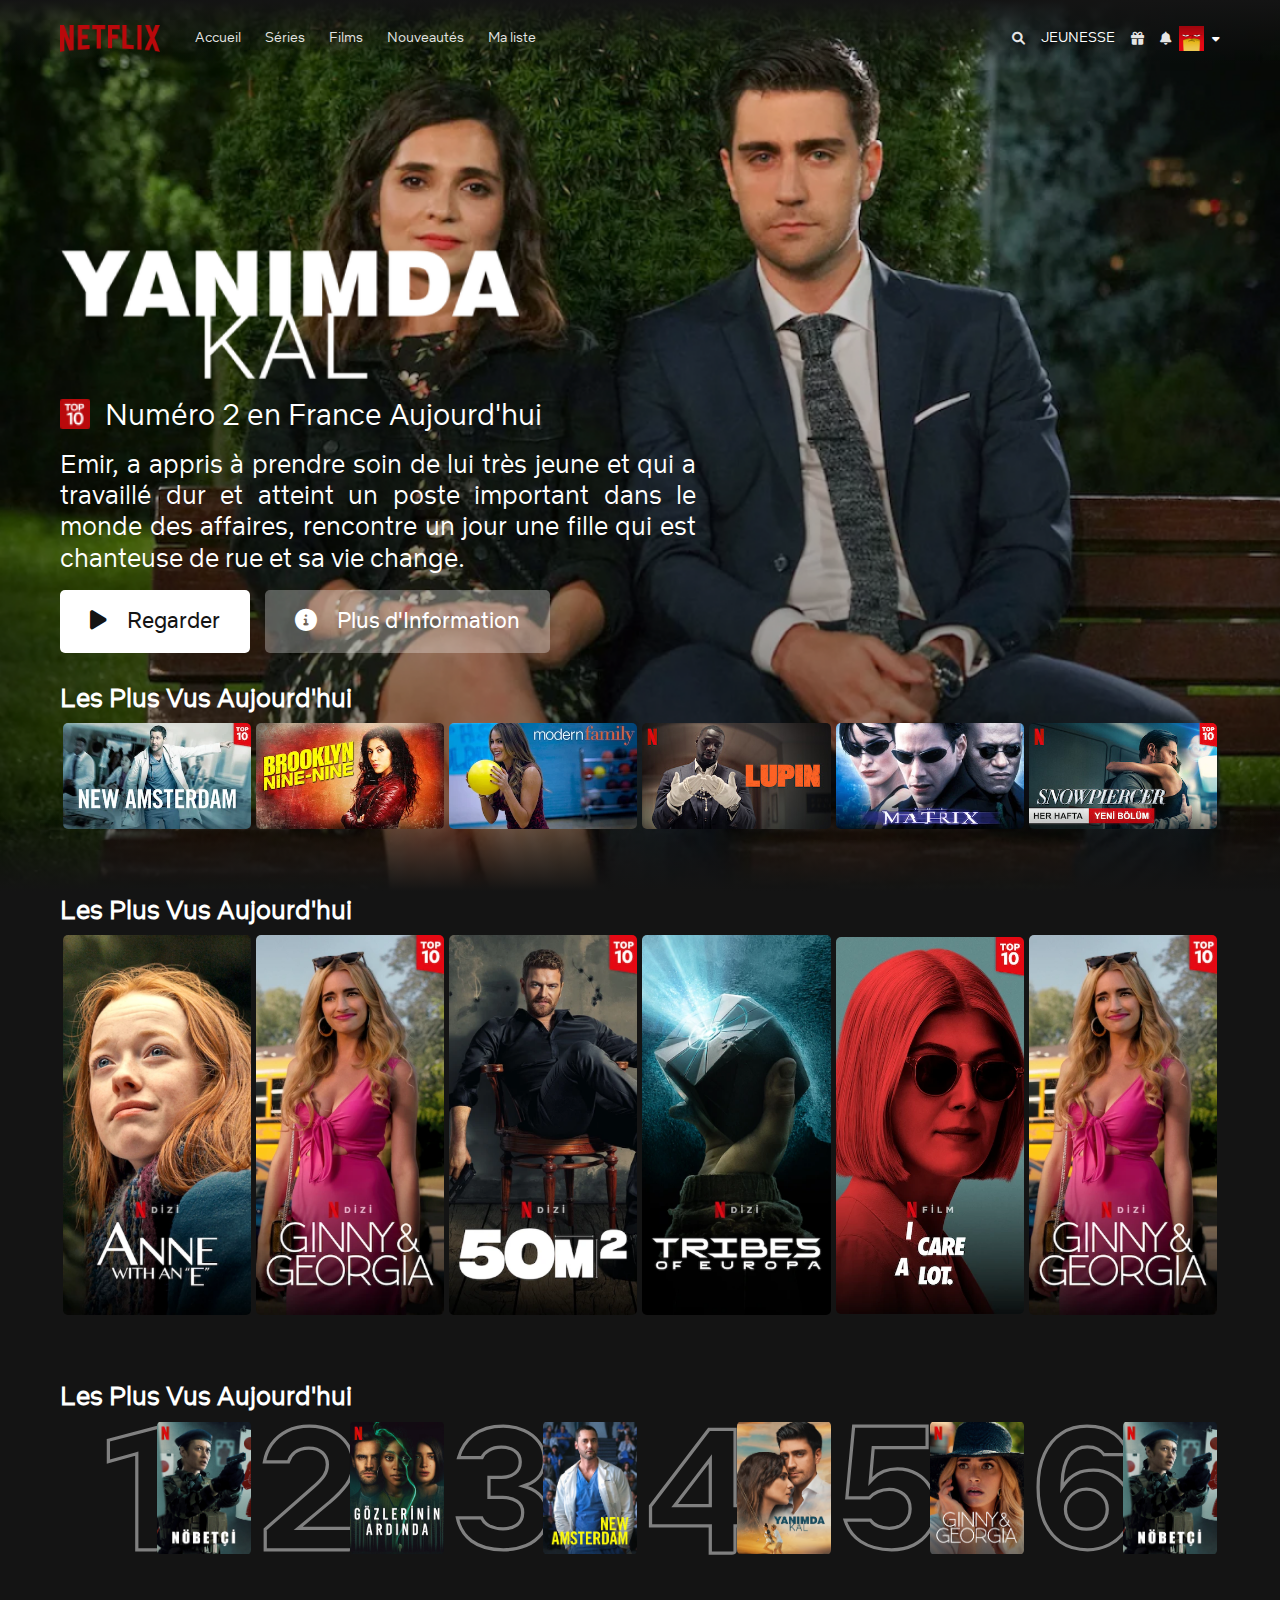
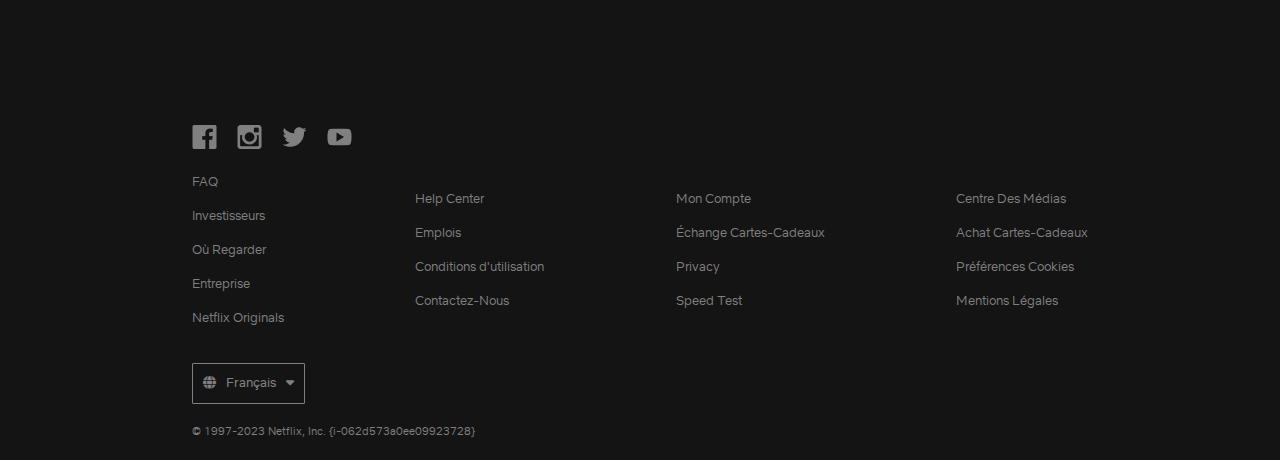
<file: homepage.html>
<!DOCTYPE html>
<html lang="fr">
<head>
    <meta charset="UTF-8">
    <meta name="viewport" content="width=device-width, initial-scale=1.0">
    <title>Homepage Netflix</title>
    <link rel="shortcut icon" href="/images/homepage-media/favicon.png" type="image/x-icon">
    <link rel="stylesheet" href="https://cdnjs.cloudflare.com/ajax/libs/font-awesome/6.0.0-beta3/css/all.min.css">
    <link rel="stylesheet" type="text/css" href="../public/css/base.css">
    <link rel="stylesheet" type="text/css" href="../public/css/homepage.css">
    <script src="../public/js/homepage.js" defer></script>
</head>
<body>
<div class="homepage">
    <header>
        <a href="#" class="logo">
            <img src="/Images/homepage-media/NetflixLogo.png" alt="Netflix Logo">
        </a>
        <div class="navigation">
            <div class="navigation-items">
                <a href="#accueil">Accueil</a>
                <a href="#notre-histoire">Séries</a>
                <a href="#rdv">Films</a>
                <a href="#avis">Nouveautés</a>
                <a href="#occasions">Ma liste</a>
            </div>
            <div class="setting-bar">
                <i class="fa fa-search" aria-hidden="true"></i>
                <p>Jeunesse</p>
                <i class="fa fa-gift" aria-hidden="true"></i>
                <i class="fa fa-bell" aria-hidden="true"></i>
                <a href="#" class="profile">
                    <img src="/Images/homepage-media/profile-img.png" alt="avatar">
                    <i class="fa fa-caret-down" aria-hidden="true"></i>
                </a>
            </div>
        </div>
    </header>



    <main>
        <div class="hero-slides">
            <div class="slide" id="slide1" style="background-image: url(/Images/homepage-media/MoviePoster1.png);">
                <div class="hero-banner" id="title-slide1">
                    <img src="/Images/homepage-media/MoviePosterName1.png" alt="movie name">
                    <p class="classification-film"><img src="/Images/homepage-media/Top10Badge.png" alt="top 10 badge">Numéro 2 en France Aujourd'hui</p>
                    <p class="synopsis">Emir, a appris à prendre soin de lui très jeune et qui a travaillé dur et atteint un poste important dans le monde des affaires, rencontre un jour une fille qui est chanteuse de rue et sa vie change.</p>
                    <div class="hero-buttons">
                        <a href="#">
                            <button class="play-button"><i class="fa fa-play" aria-hidden="true"></i>Regarder</button>
                        </a>
                        <a href="#">
                            <button class="info-button"><i class="fa fa-info-circle" aria-hidden="true"></i>Plus
                                d'Information</button>
                        </a>
                    </div>
                </div>
            </div>

            <div class="slide" id="slide2" style="background-image: url(/Images/homepage-media/MoviePoster2.jpeg);">
                <div class="hero-banner" id="titel-slide2">
                    <img src="/Images/homepage-media/MoviePosterName2.png" alt="movie name">
                    <p class="classification-film"><img src="/Images/homepage-media/Top10Badge.png" alt="top 10 badge">Numéro 4 en France Aujourd'hui</p>
                    <p class="synopsis">Erick, a appris à prendre soin de lui très jeune et qui a travaillé dur et atteint un poste important dans le monde des affaires, rencontre un jour une fille qui est chanteuse de rue et sa vie change.</p>
                    <div class="hero-buttons">
                        <a href="#">
                            <button class="play-button"><i class="fa fa-play" aria-hidden="true"></i>Regarder</button>
                        </a>
                        <a href="#">
                            <button class="info-button"><i class="fa fa-info-circle" aria-hidden="true"></i>Plus
                                d'Information</button>
                        </a>
                    </div>
                </div>
            </div>

            <div class="slide" id="slide3" style="background-image: url(/Images/homepage-media/MoviePoster3.jpeg);">
                <div class="hero-banner" id="titel-slide3">
                    <img src="/Images/homepage-media/MoviePosterName3.png" alt="movie name">
                    <p class="classification-film"><img src="/Images/homepage-media/Top10Badge.png" alt="top 10 badge">Numéro 1 en France Aujourd'hui</p>
                    <p class="synopsis">Adenan, a appris à prendre soin de lui très jeune et qui a travaillé dur et atteint un poste important dans le monde des affaires, rencontre un jour une fille qui est chanteuse de rue et sa vie change.</p>
                    <div class="hero-buttons">
                        <a href="#">
                            <button class="play-button"><i class="fa fa-play" aria-hidden="true"></i>Regarder</button>
                        </a>
                        <a href="#">
                            <button class="info-button"><i class="fa fa-info-circle" aria-hidden="true"></i>Plus
                                d'Information</button>
                        </a>
                    </div>
                </div>
            </div>
        </div>




        <!-- MOVIE POSTER CAROUSEL -->
        <div class="carousel-container">
            <div class="titre">
                <h2>Les Plus Vus Aujourd'hui</h2>
            </div>
            <div class="movie-carousel">
                <div class="movies-list">
                    <div class="arrow-container left-container">
                        <i id="left-arrow" class="fa fa-angle-left" aria-hidden="true"></i>
                    </div>
                    <div class="movie-container">
                        <img src="/Images/homepage-media/movie1.png" alt="movie-poster" class="movie-poster"
                            draggable="false">
                    </div>
                    <div class="movie-container">
                        <img src="/Images/homepage-media/movie2.png" alt="movie-poster" class="movie-poster"
                            draggable="false">
                    </div>
                    <div class="movie-container">
                        <img src="/Images/homepage-media/movie3.png" alt="movie-poster" class="movie-poster"
                            draggable="false">
                    </div>
                    <div class="movie-container">
                        <img src="/Images/homepage-media/movie4.png" alt="movie-poster" class="movie-poster"
                            draggable="false">
                    </div>
                    <div class="movie-container">
                        <img src="/Images/homepage-media/movie5.png" alt="movie-poster" class="movie-poster"
                            draggable="false">
                    </div>
                    <div class="movie-container">
                        <img src="/Images/homepage-media/movie6.png" alt="movie-poster" class="movie-poster"
                            draggable="false">
                    </div>
                    <div class="movie-container">
                        <img src="/Images/homepage-media/movie7.png" alt="movie-poster" class="movie-poster"
                            draggable="false">
                    </div>
                    <div class="movie-container">
                        <img src="/Images/homepage-media/movie8.png" alt="movie-poster" class="movie-poster"
                            draggable="false">
                    </div>
                    <div class="movie-container">
                        <img src="/Images/homepage-media/movie9.png" alt="movie-poster" class="movie-poster"
                            draggable="false">
                    </div>
                    <div class="movie-container">
                        <img src="/Images/homepage-media/movie10.png" alt="movie-poster" class="movie-poster"
                            draggable="false">
                    </div>
                    <div class="movie-container">
                        <img src="/Images/homepage-media/movie7.png" alt="movie-poster" class="movie-poster"
                            draggable="false">
                    </div>
                    <div class="movie-container">
                        <img src="/Images/homepage-media/movie8.png" alt="movie-poster" class="movie-poster"
                            draggable="false">
                    </div>
                    <div class="movie-container">
                        <img src="/Images/homepage-media/movie9.png" alt="movie-poster" class="movie-poster"
                            draggable="false">
                    </div>
                    <div class="movie-container">
                        <img src="/Images/homepage-media/movie10.png" alt="movie-poster" class="movie-poster"
                            draggable="false">
                    </div>
                    <div class="arrow-container right-container">
                        <i id="right-arrow" class="fa fa-angle-right" aria-hidden="true"></i>
                    </div>
                </div>
            </div>
        </div>




        <!-- TALL MOVIE POSTER CAROUSEL -->
        <div class="carousel-container">
            <div class="titre">
                <h2>Les Plus Vus Aujourd'hui</h2>
            </div>
            <div class="movie-carousel">
                <div class="movies-list">
                    <div class="arrow-container left-container">
                        <i id="left-arrow" class="fa fa-angle-left" aria-hidden="true"></i>
                    </div>
                    <div class="movie-container">
                        <img src="/Images/homepage-media/movie-tall-1.png" alt="movie-poster" class="movie-poster"
                            draggable="false">
                    </div>
                    <div class="movie-container">
                        <img src="/Images/homepage-media/movie-tall-2.png" alt="movie-poster" class="movie-poster"
                            draggable="false">
                    </div>
                    <div class="movie-container">
                        <img src="/Images/homepage-media/movie-tall-3.png" alt="movie-poster" class="movie-poster"
                            draggable="false">
                    </div>
                    <div class="movie-container">
                        <img src="/Images/homepage-media/movie-tall-4.png" alt="movie-poster" class="movie-poster"
                            draggable="false">
                    </div>
                    <div class="movie-container">
                        <img src="/Images/homepage-media/movie-tall-5.png" alt="movie-poster" class="movie-poster"
                            draggable="false">
                    </div>
                    <div class="movie-container">
                        <img src="/Images/homepage-media/movie-tall-2.png" alt="movie-poster" class="movie-poster"
                            draggable="false">
                    </div>
                    <div class="movie-container">
                        <img src="/Images/homepage-media/movie-tall-1.png" alt="movie-poster" class="movie-poster"
                            draggable="false">
                    </div>
                    <div class="movie-container">
                        <img src="/Images/homepage-media/movie-tall-2.png" alt="movie-poster" class="movie-poster"
                            draggable="false">
                    </div>
                    <div class="movie-container">
                        <img src="/Images/homepage-media/movie-tall-1.png" alt="movie-poster" class="movie-poster"
                            draggable="false">
                    </div>
                    <div class="movie-container">
                        <img src="/Images/homepage-media/movie-tall-4.png" alt="movie-poster" class="movie-poster"
                            draggable="false">
                    </div>
                    <div class="movie-container">
                        <img src="/Images/homepage-media/movie-tall-1.png" alt="movie-poster" class="movie-poster"
                            draggable="false">
                    </div>
                    <div class="movie-container">
                        <img src="/Images/homepage-media/movie-tall-4.png" alt="movie-poster" class="movie-poster"
                            draggable="false">
                    </div>
                    <div class="movie-container">
                        <img src="/Images/homepage-media/movie-tall-3.png" alt="movie-poster" class="movie-poster"
                            draggable="false">
                    </div>
                    <div class="movie-container">
                        <img src="/Images/homepage-media/movie-tall-3.png" alt="movie-poster" class="movie-poster"
                            draggable="false">
                    </div>
                    <div class="arrow-container right-container">
                        <i id="right-arrow" class="fa fa-angle-right" aria-hidden="true"></i>
                    </div>
                </div>
            </div>
        </div>



        <!-- RANK CAROUSEL -->
        <div class="carousel-container">
            <div class="titre">
                <h2>Les Plus Vus Aujourd'hui</h2>
            </div>
            <div class="movie-carousel">
                <div class="movies-list">
                    <div class="arrow-container left-container">
                        <i id="left-arrow" class="fa fa-angle-left" aria-hidden="true"></i>
                    </div>
                    <div class="movie-container">
                        <div class="film-rank">
                            <img src="/Images/homepage-media/Rank - 01.svg" alt="movie-rank">
                            <img src="/Images/homepage-media/movie-rank1.png" alt="movie-poster">
                        </div>
                    </div>
                    <div class="movie-container">
                        <div class="film-rank">
                            <img src="/Images/homepage-media/Rank - 02.svg" alt="movie-rank">
                            <img src="/Images/homepage-media/movie-rank2.png" alt="movie-poster">
                        </div>
                    </div>
                    <div class="movie-container">
                        <div class="film-rank">
                            <img src="/Images/homepage-media/Rank - 03.svg" alt="movie-rank">
                            <img src="/Images/homepage-media/movie-rank3.png" alt="movie-poster">
                        </div>
                    </div>
                    <div class="movie-container">
                        <div class="film-rank">
                            <img src="/Images/homepage-media/Rank - 04.svg" alt="movie-rank">
                            <img src="/Images/homepage-media/movie-rank4.png" alt="movie-poster">
                        </div>
                    </div>
                    <div class="movie-container">
                        <div class="film-rank">
                            <img src="/Images/homepage-media/Rank - 05.svg" alt="movie-rank">
                            <img src="/Images/homepage-media/movie-rank5.png" alt="movie-poster">
                        </div>
                    </div>
                    <div class="movie-container">
                        <div class="film-rank">
                            <img src="/Images/homepage-media/Rank - 06.svg" alt="movie-rank">
                            <img src="/Images/homepage-media/movie-rank1.png" alt="movie-poster">
                        </div>
                    </div>
                    <div class="movie-container">
                        <div class="film-rank">
                            <img src="/Images/homepage-media/Rank - 07.svg" alt="movie-rank">
                            <img src="/Images/homepage-media/movie-rank2.png" alt="movie-poster">
                        </div>
                    </div>
                    <div class="movie-container">
                        <div class="film-rank">
                            <img src="/Images/homepage-media/Rank - 08.svg" alt="movie-rank">
                            <img src="/Images/homepage-media/movie-rank3.png" alt="movie-poster">
                        </div>
                    </div>
                    <div class="movie-container">
                        <div class="film-rank">
                            <img src="/Images/homepage-media/Rank - 09.svg" alt="movie-rank">
                            <img src="/Images/homepage-media/movie-rank4.png" alt="movie-poster">
                        </div>
                    </div>
                    <div class="movie-container">
                        <div class="film-rank">
                            <img src="/Images/homepage-media/Rank - 10.svg" alt="movie-rank">
                            <img src="/Images/homepage-media/movie-rank5.png" alt="movie-poster">
                        </div>
                    </div>
                    <div class="movie-container">
                        <div class="film-rank">
                            <img src="/Images/homepage-media/Rank - 01.svg" alt="movie-rank">
                            <img src="/Images/homepage-media/movie-rank1.png" alt="movie-poster">
                        </div>
                    </div>
                    <div class="movie-container">
                        <div class="film-rank">
                            <img src="/Images/homepage-media/Rank - 02.svg" alt="movie-rank">
                            <img src="/Images/homepage-media/movie-rank2.png" alt="movie-poster">
                        </div>
                    </div>
                    <div class="arrow-container right-container">
                        <i id="right-arrow" class="fa fa-angle-right" aria-hidden="true"></i>
                    </div>
                </div>
            </div>
        </div>
    </main>

    <footer>
        <div class="sociallink-footer">
            <ul>
                <li><a href="https://www.facebook.com" target="_blank"><img src="/Images/homepage-media/facebook.png" alt="facebook link"></a></li>
                <li><a href="https://www.instagram.com" target="_blank"><img src="/Images/homepage-media/instagram.png" alt="instagram link"></a></li>
                <li><a href="https://www.twitter.com" target="_blank"><img src="/Images/homepage-media/twitter.png" alt="twitter link"></a></li>
                <li><a href="https://www.youtube.com" target="_blank"><img src="/Images/homepage-media/youtube.png" alt="facyoutubeebook link"></a></li>
            </ul>
        </div>
        <div class="footer-links">
            <ul>
                <li><a href="#"><p>FAQ</p></a></li>
                <li><a href="#"><p>Investisseurs</p></a></li>
                <li><a href="#"><p>Où Regarder</p></a></li>
                <li><a href="#"><p>Entreprise</p></a></li>
                <li><a href="#"><p>Netflix Originals</p></a></li>
            </ul>
            <ul>
                <li><a href="#"><p>Help Center</p></a></li>
                <li><a href="#"><p>Emplois</p></a></li>
                <li><a href="#"><p>Conditions d'utilisation</p></a></li>
                <li><a href="#"><p>Contactez-Nous</p></a></li>
            </ul>
            <ul>
                <li><a href="#"><p>Mon Compte</p></a></li>
                <li><a href="#"><p>Échange Cartes-Cadeaux</p></a></li>
                <li><a href="#"><p>Privacy</p></a></li>
                <li><a href="#"><p>Speed Test</p></a></li>
            </ul>
            <ul>
                <li><a href="#""><p>Centre Des Médias</p></a></li>
                <li><a href="#"><p>Achat Cartes-Cadeaux</p></a></li>
                <li><a href="#"><p>Préférences Cookies</p></a></li>
                <li><a href="#"><p>Mentions Légales</p></a></li>
            </ul>
        </div>
        <a href="#">
            <button class="footer-button">
                <i id="globe" class="fa fa-globe" aria-hidden="true"></i>Français<i id="selector" class="fa fa-caret-down" aria-hidden="true"></i>
            </button>
        </a>
        <p>© 1997-2023 Netflix, Inc. {i-062d573a0ee09923728}</p>    
    </footer>
</div>

</body>



</html>
</file>
<file: public/css/base.css>
/*  html5resetcss*/
*, ::before, ::after {box-sizing: border-box; margin: 0;padding: 0;}
body{line-height:1;}
html,body,div,span,object,iframe,h1,h2,h3,h4,h5,h6,p,blockquote,abbr,address,code,del,dfn,em,img,small,strong,sub,sup,var,b,i,dl,dt,dd,ol,ul,li,fieldset,form,label,legend,table,caption,tbody,tfoot,thead,tr,th,td,article,aside,canvas,details,figcaption,figure,footer,header,hgroup,menu,nav,section,summary,time,mark,audio,video{margin: 0;padding: 0;border: 0;outline: 0;font-size: 100%;vertical-align: baseline;}
footer,header,nav,section{display: block;}

@font-face {
    font-family: 'netflix_sansmedium';
    src: url('../font/Netflixfont/netflixsans-medium-webfont.woff2') format('woff2'),
         url('../font/Netflixfont/netflixsans-medium-webfont.woff') format('woff');
    font-weight: normal;
    font-style: normal;

}

@font-face {
    font-family: 'netflix_sansregular';
    src: url('../font/Netflixfont/netflixsans-regular-webfont.woff2') format('woff2'),
         url('../font/Netflixfont/netflixsans-regular-webfont.woff') format('woff');
    font-weight: normal;
    font-style: normal;

}

@font-face {
    font-family: 'netflix_sans_bold';
    src: url('../font/Netflixfont/netflixsans-bold-webfont.woff2') format('woff2'),
         url('../font/Netflixfont/netflixsans-bold-webfont.woff') format('woff');
    font-weight: normal;
    font-style: normal;

}

@font-face {
    font-family: 'netflix_sanslight';
    src: url('../font/Netflixfont/netflixsans-light-webfont.woff2') format('woff2'),
         url('../font/Netflixfont/netflixsans-light-webfont.woff') format('woff');
    font-weight: normal;
    font-style: normal;
}


* {
    font-family: 'netflix_sansregular',"Helvetica Neue","Segoe UI","Roboto","Ubuntu",sans-serif;
}
</file>
<file: public/css/homepage.css>
:root {
    --primary-color: #fff;
    --secondary-color: #141414;
    --tertiary-color: #808080;
    --smoky-white: #E5E5E5;
}

/*  html5resetcss*/
*, ::before, ::after {
    box-sizing: border-box;
    margin: 0;
    padding: 0;
}

html,body,div,span,object,iframe,h1,h2,h3,h4,h5,h6,p,blockquote,abbr,address,code,del,dfn,em,img,small,strong,sub,sup,var,b,i,dl,dt,dd,ol,ul,li,fieldset,form,label,legend,table,caption,tbody,tfoot,thead,tr,th,td,article,aside,canvas,details,figcaption,figure,footer,header,hgroup,menu,nav,section,summary,time,mark,audio,video {
    margin: 0;
    padding: 0;
    border: 0;
    outline: 0;
    font-size: 100%;
    vertical-align: baseline;
}

body {
    margin: 0;
    padding: 0;
    background: var(--secondary-color);
}

article,aside,details,figcaption,figure,footer,header,hgroup,menu,nav,section {
    display: block;
}

nav ul {
    list-style: none;
}

table {
    border-collapse: collapse;
    border-spacing: 0;
}

input, select{
    vertical-align: middle;
}


h1 {
    font-family: 'netflix_sanslight';
    font-size: var();
    color: var(--primary-color);
}

h2 {
    font-family: 'netflix_sanslight';
    font-size: var();
    color: var(--primary-color);
}

h3 {
    font-family: 'netflix_sanslight';
    font-size: var();
    color: var(--primary-color); 
}

a, p {
    font-family: 'netflix_sanslight';
    font-size: var();
    color: var(--primary-color); 
}






/* HOMEPAGE SETTING */
.homepage {
    line-height: 1;
    z-index: 1;
    padding: 0;
    margin: auto;
    width: 100%;
}





/* HEADER */
header {
    z-index: 999;
    position: relative;
    margin: auto;
    display: flex;
    align-items: center;
    padding: 25px 60px;
    width: 100vw;  /* largeur */
    margin: auto;
    background: transparent;
    transition: ease 0.5s;
}

header .logo {
    text-decoration: none;
    width: 111px;
    margin-right: 15px;
}

header .logo img {
    display: block;
    max-width: 100%;
}


header .navigation {
    position: relative;
    display: flex;
    align-items: center;
}

header .navigation .navigation-items a {
    position: relative;
    color: var(--smoky-white);
    text-decoration: none;
    font-size: 14px;
    font-style: normal;
    line-height: normal;
    margin-left: 20px;
    transition: ease 0.3s;
}

header .navigation .navigation-items a:hover:before {
    width: 100%;
}


.navigation {
    position: relative;
    display: flex;
    align-items: center;
    box-sizing: border-box;
    width: calc(100%);
}

.navigation .setting-bar {
    display: flex;
    align-items: center;
    margin-left: auto;
}

.navigation .setting-bar > p {
    margin: 0;
    padding: 0;
    font-size: 14px;
    margin: 0 8px 0 8px;
    text-transform: uppercase;
    cursor: pointer;
}

.navigation .setting-bar > i {
    color: var(--smoky-white);
    font-size: 13px;
    margin: 0 8px 0 8px;
    line-height: normal;
    cursor: pointer;
}

.navigation .setting-bar > .profile {
    display: flex;
    align-items: center;
    text-decoration: none;
}

.navigation .setting-bar > .profile i {
    font-size: 12px;
    line-height: normal;
}

.navigation .setting-bar > a img {
    width: 25px;
    height: 25px;
    margin-right: 8px;
}












/* HERO BANNER */
.hero-slides {
    z-index: 1;
    height: 60vh;
    width: 100%;
}


/* EFFET LINEAR-GRADIENT SUR LE HERO-SLIDES */
.hero-slides::before,
.hero-slides::after {
    content: '';
    position: absolute;
    width: 100%;
    left: 0;
    z-index: 2;
}

.hero-slides::before {
    background: linear-gradient(to bottom, var(--secondary-color), transparent);
    height: 5vw;
    top: 0;
}

.hero-slides::after {
    background: linear-gradient(to top, var(--secondary-color), var(--secondary-color), transparent);
    background-size: contain;
    height: 18vh;
    top: 90vh;
}
/* FIN EFFET LINEAR-GRADIENT SUR LE HERO-SLIDES */



.slide {
    position: absolute;
    top: 0;
    left: 0;
    width: 100%;
    height: 100%;
    padding: 0;
    margin: 0;
    background-size: cover;
    background-position: center top;
    animation: slideshow 15s infinite;
    opacity: 0;
    transition: opacity 500ms ease-in-out;
}

.hero-banner {
    width: 100vw;  /* largeur */
    margin: auto;
    background: transparent;
    position: relative;
    z-index: 2;
    height: 410px;
    padding: 250px 0 70px 60px;
}

.hero-banner > img {
    height: 130px;
    margin-bottom: 15px;
}

.hero-banner > .classification-film {
    color: var(--primary-color);
    font-size: 30px;
    margin-bottom: 15px;
    display: flex;
    align-items: center;
}

.hero-banner > .classification-film > img {
    margin-right: 15px;
    width: 30px;
    margin-bottom: 6px;
}

.hero-banner > .synopsis {
    color: var(--primary-color);
    font-size: 26px;
    margin-bottom: 15px;
    width: 636px;
    text-align: justify;
    line-height: 1.2;
}

.hero-banner > .hero-buttons {
    display: flex;
    align-items: center;
    justify-content: left;
}

.hero-banner > .hero-buttons > a > button {
    padding: 15px 30px;
    font-size: 22px;
    line-height: normal;
    border: none;
    border-radius: 5px;
    opacity: 1 !important;
}

.hero-banner > .hero-buttons > a > .play-button {
    margin-right: 15px;
    background: var(--primary-color);
    color: var(--secondary-color);
    cursor: pointer;
    transition: ease-in-out 200ms;
}
.hero-banner > .hero-buttons > a > .play-button:hover {
    margin-right: 15px;
    background: var(--secondary-color);
    color: var(--primary-color);
}

.hero-banner > .hero-buttons > a > .info-button {
    margin-right: 15px;
    background: rgba(255, 255, 255, 0.30);
    color: var(--primary-color);
    cursor: pointer;
    transition: ease-in-out 200ms;
}
.hero-banner > .hero-buttons > a > .info-button:hover {
    margin-right: 15px;
    background: var(--secondary-color);
    color: var(--primary-color);
}

.hero-banner > .hero-buttons > a > button > i {
    margin-right: 20px;
}













/* CAROUSEL FILMS */
.carousel-container {
    position: relative;
    z-index: 2;
    padding-top: 20px;
}

.titre {
    position: relative;
    padding: 0 60px;
    margin-top: 50px;
    font-size: 26px;
    margin-bottom: 10px;
}

.movie-carousel {
    position: relative;
    padding: 0 60px;
    overflow: hidden;
    width: 100%;
    margin: auto;
}

.movie-carousel > .movies-list {
    display: flex;
    align-items: center;
    margin: 0;
    width: 100%;
    transition: transform 0.3s ease-in-out;
    overflow: hidden;
}

.movie-carousel .movie-container {
    flex: 0 0 calc(100% / 6);
    box-sizing: border-box;
    padding: 0 2.5px;
    margin: 0;
    display: flex;
    justify-content: center;
}

.movie-carousel img {
    width: 100%;
    height: auto;
    object-fit: contain;
    border-radius: 5px;
    cursor: pointer;
}



.movie-carousel > .movies-list > img:first-child {
    margin-left: 0;
}



.movie-carousel .arrow-container {
    position: absolute;
    margin: 0;
    padding: 0;
    height: 100%;
    display: flex;
    align-items: center;
    opacity: 0;
    transition: ease-in-out 350ms;
}

.movie-carousel .left-container {
    left: 60px;
    background: linear-gradient(to right, #141414dc, transparent);
}

.movie-carousel .right-container {
    right: 60px;
    background: linear-gradient(to left, #141414dc, transparent);
}

.movie-carousel .movies-list:hover .left-container,
.movie-carousel .movies-list:hover .right-container {
    opacity: 1;
}

.movie-carousel i {
    z-index: 999;
    color: var(--primary-color);
    font-size: 3rem;
    margin: 0;
    padding: 0 60px;
    cursor: pointer;
    opacity: 0.6;
}

.movie-carousel .fa.fa-angle-left:first-child {
    display: none;
    margin-left: 0;
}

.movie-carousel .fa.fa-angle-right:last-child {
    margin-right: 0;
}

.movie-carousel .film-rank {
    display: flex;
}

.movie-carousel .film-rank > img {
    width: 50%;
}

















/* FOOTER */
footer {
    z-index: 999;
    padding: 20px 10vw;
    width: 90vw;  /* largeur */
    max-width: 1320px;
    margin: auto;
    margin-top: 150px;
}

footer > .sociallink-footer > ul {
    display: flex;
    align-items: center;
    margin-left: auto;
}

footer > .sociallink-footer > ul >li {
    margin-right: 20px;
}

footer > .footer-links {
    display: flex;
    align-items: center;
    justify-content: space-between;
}

footer > .footer-links > ul > li {
    margin-bottom: 15px;
}

footer ul {
    list-style: none;
    margin-bottom: 20px;
}

footer a {
    text-decoration: none;
}

footer p {
    color: var(--tertiary-color);
    font-size: 13px;
    font-style: normal;
    line-height: normal;
}

footer button {
    font-size: 13px;
    color: var(--tertiary-color);
    border: 1px solid var(--tertiary-color);
    border-radius: 1px;
    background: transparent;
    padding: 10px;
    margin-bottom: 20px;
    align-items: flex-start;
}

footer button > #globe {
    margin-right: 10px;
}
footer button > #selector {
    margin-left: 10px;
}

footer > p {
    font-size: 11px;
    font-style: normal;
    line-height: normal;
}
</file>
